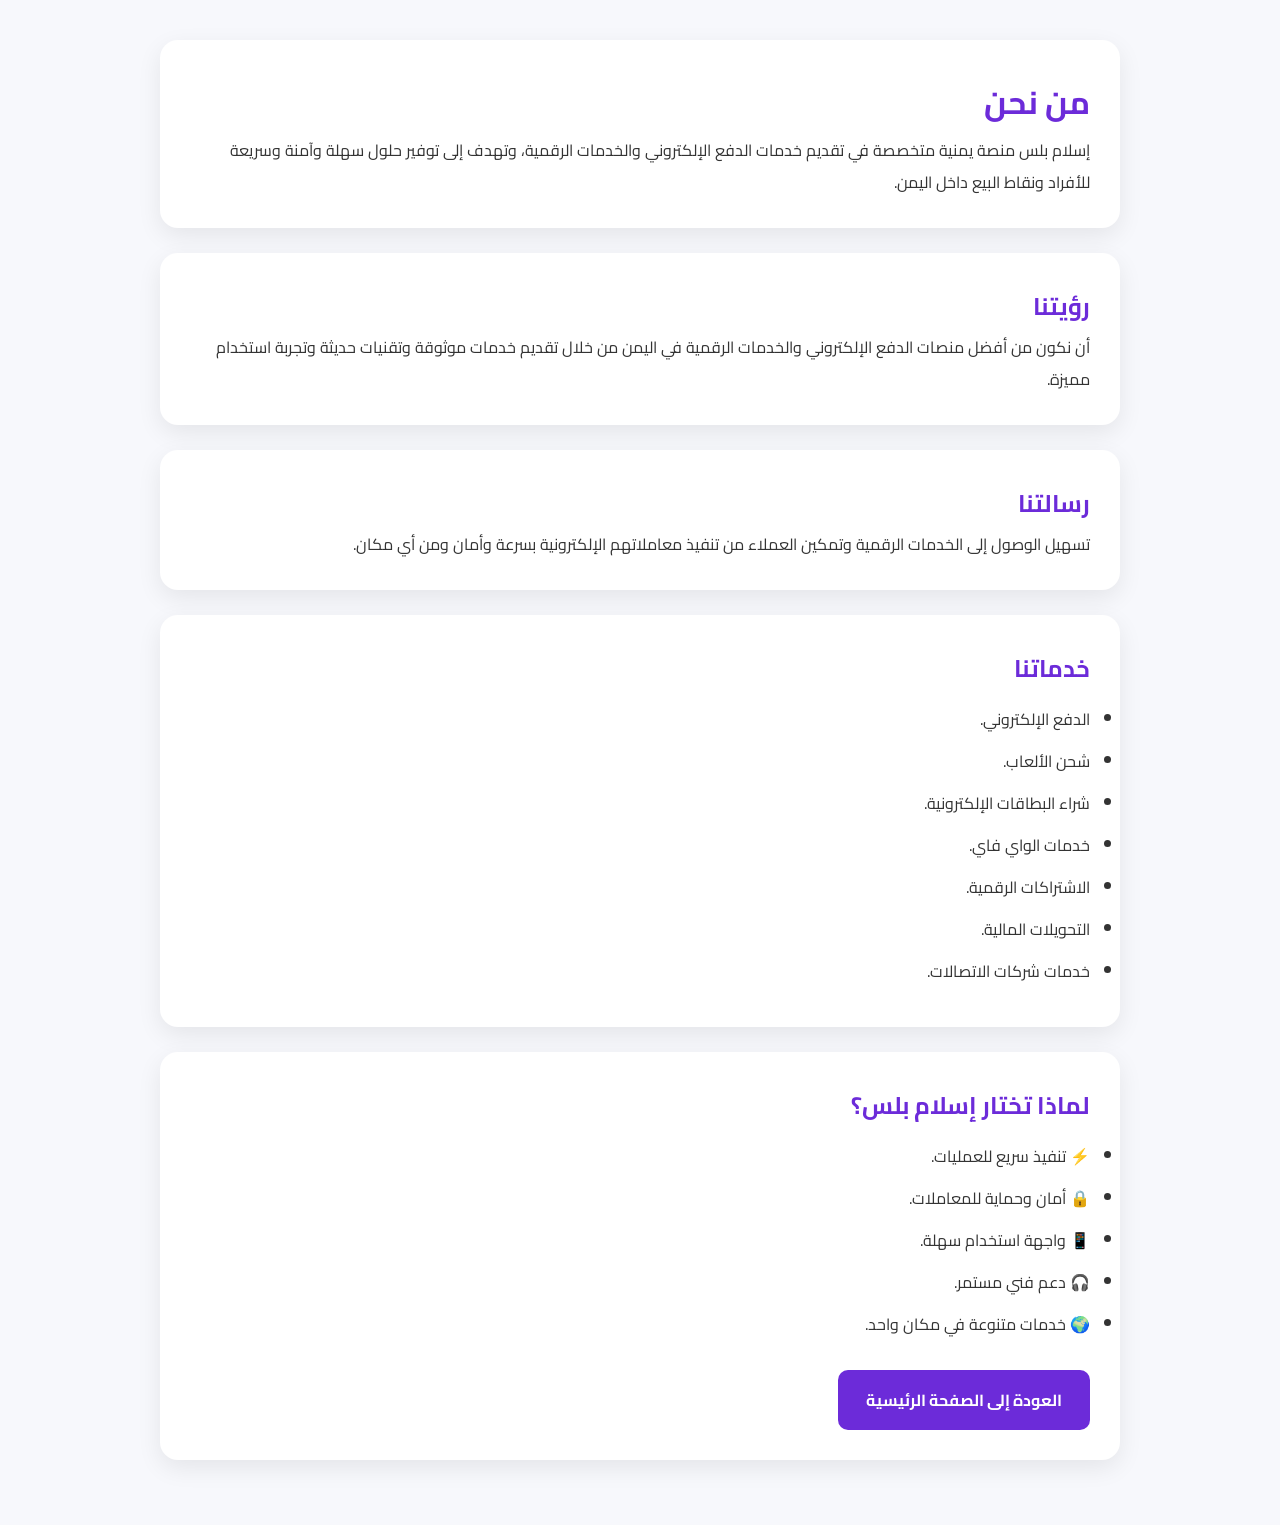
<file: about.html>
<!DOCTYPE html>
<html lang="ar" dir="rtl">

<head>

<meta charset="UTF-8">
<meta name="viewport" content="width=device-width, initial-scale=1.0">

<title>من نحن | إسلام بلس للدفع الإلكتروني</title>

<meta name="description" content="تعرف على إسلام بلس، منصة يمنية متخصصة في خدمات الدفع الإلكتروني، شحن الألعاب، البطاقات الإلكترونية، خدمات الإنترنت والاشتراكات الرقمية.">

<meta name="keywords" content="من نحن, إسلام بلس, الدفع الإلكتروني, اليمن">

<meta name="robots" content="index,follow">

<link rel="canonical" href="https://eslamnetplus.github.io/eslamplus-landing/about.html">

<link rel="stylesheet" href="style.css">

<link href="https://fonts.googleapis.com/css2?family=Cairo:wght@300;400;600;700;800&display=swap" rel="stylesheet">

<style>

body{
font-family:Cairo,sans-serif;
background:#f7f8fc;
margin:0;
color:#333;
line-height:2;
}

.container{
max-width:1000px;
margin:auto;
padding:40px 20px;
}

h1,h2{
color:#6C2BD9;
}

.card{
background:#fff;
padding:30px;
border-radius:18px;
box-shadow:0 8px 25px rgba(0,0,0,.08);
margin-bottom:25px;
}

.btn{
display:inline-block;
padding:14px 28px;
background:#6C2BD9;
color:#fff;
text-decoration:none;
border-radius:10px;
margin-top:20px;
}

ul li{
margin:10px 0;
}

</style>

</head>

<body>

<div class="container">

<div class="card">

<h1>من نحن</h1>

<p>

إسلام بلس منصة يمنية متخصصة في تقديم خدمات الدفع الإلكتروني والخدمات الرقمية، وتهدف إلى توفير حلول سهلة وآمنة وسريعة للأفراد ونقاط البيع داخل اليمن.

</p>

</div>

<div class="card">

<h2>رؤيتنا</h2>

<p>

أن نكون من أفضل منصات الدفع الإلكتروني والخدمات الرقمية في اليمن من خلال تقديم خدمات موثوقة وتقنيات حديثة وتجربة استخدام مميزة.

</p>

</div>

<div class="card">

<h2>رسالتنا</h2>

<p>

تسهيل الوصول إلى الخدمات الرقمية وتمكين العملاء من تنفيذ معاملاتهم الإلكترونية بسرعة وأمان ومن أي مكان.

</p>

</div>

<div class="card">

<h2>خدماتنا</h2>

<ul>

<li>الدفع الإلكتروني.</li>

<li>شحن الألعاب.</li>

<li>شراء البطاقات الإلكترونية.</li>

<li>خدمات الواي فاي.</li>

<li>الاشتراكات الرقمية.</li>

<li>التحويلات المالية.</li>

<li>خدمات شركات الاتصالات.</li>

</ul>

</div>

<div class="card">

<h2>لماذا تختار إسلام بلس؟</h2>

<ul>

<li>⚡ تنفيذ سريع للعمليات.</li>

<li>🔒 أمان وحماية للمعاملات.</li>

<li>📱 واجهة استخدام سهلة.</li>

<li>🎧 دعم فني مستمر.</li>

<li>🌍 خدمات متنوعة في مكان واحد.</li>

</ul>

<a class="btn" href="index.html">

العودة إلى الصفحة الرئيسية

</a>

</div>

</div>

</body>

</html>
</file>
<file: style.css>
/* ===================================
   Islam Plus v3
=================================== */

:root{

--primary:#6C2BD9;
--primary-dark:#5521AB;
--secondary:#8E5CF7;
--success:#22C55E;
--dark:#1F2937;
--gray:#6B7280;
--light:#F8F9FC;
--white:#FFFFFF;

}

*{

margin:0;
padding:0;
box-sizing:border-box;

}

html{

scroll-behavior:smooth;

}

body{

font-family:"Cairo",sans-serif;
background:var(--light);
color:var(--dark);
line-height:1.8;
overflow-x:hidden;

}

img{

max-width:100%;
display:block;

}

a{

text-decoration:none;
transition:.3s;

}

section{

padding:90px 0;

}

.container{

max-width:1200px;

}

/* =====================
   Navbar
===================== */

.navbar{

background:#fff;
padding:14px 0;
transition:.3s;

}

.navbar-brand h5{

margin:0;
font-weight:800;

}

.navbar-brand small{

font-size:.75rem;

}

.nav-link{

font-weight:700;
margin:0 12px;
color:#444!important;

}

.nav-link:hover{

color:var(--primary)!important;

}

/* =====================
   Buttons
===================== */

.btn{

border-radius:50px;
padding:12px 28px;
font-weight:700;
transition:.35s;

}

.btn-primary{

background:linear-gradient(135deg,var(--primary),var(--secondary));
border:none;

}

.btn-primary:hover{

transform:translateY(-3px);

box-shadow:0 15px 30px rgba(108,43,217,.25);

}

.btn-outline-primary{

border:2px solid var(--primary);
color:var(--primary);

}

.btn-outline-primary:hover{

background:var(--primary);
color:#fff;

}

/* =====================
   Hero
===================== */

.hero-section{

background:linear-gradient(
135deg,
#faf7ff 0%,
#ffffff 60%,
#f4eeff 100%
);

text-align:center;
position:relative;
overflow:hidden;

}

.hero-section::before{

content:"";
position:absolute;

width:420px;
height:420px;

background:rgba(108,43,217,.08);

border-radius:50%;

top:-150px;
right:-150px;

filter:blur(20px);

}

.hero-section::after{

content:"";
position:absolute;

width:320px;
height:320px;

background:rgba(142,92,247,.10);

border-radius:50%;

bottom:-120px;
left:-120px;

filter:blur(20px);

}

.hero-section .container{

position:relative;
z-index:2;

}

.hero-badge{

display:inline-block;

background:#eee5ff;

color:var(--primary);

padding:10px 20px;

border-radius:50px;

font-weight:700;

}

.hero-title{

font-size:3.6rem;

font-weight:900;

margin:35px 0 25px;

line-height:1.2;

}

.hero-title span{

display:block;

color:var(--primary);

}

.hero-text{

max-width:760px;

margin:auto;

font-size:1.15rem;

color:var(--gray);

}

.hero-buttons{

margin-top:40px;

display:flex;

justify-content:center;

gap:18px;

flex-wrap:wrap;

}

.hero-stats{

display:flex;

justify-content:center;

gap:50px;

margin-top:70px;

flex-wrap:wrap;

}

.hero-stats h2{

font-size:2.5rem;

font-weight:900;

color:var(--primary);

margin-bottom:8px;

}

.hero-stats span{

color:var(--gray);

   }
/* ===================================
   Trust Section
=================================== */

.trust-section{

padding:70px 0;
background:#fff;

}

.trust-card{

background:#fff;

border-radius:22px;

padding:35px 25px;

text-align:center;

box-shadow:0 10px 30px rgba(0,0,0,.06);

transition:.35s;

height:100%;

}

.trust-card:hover{

transform:translateY(-10px);

box-shadow:0 20px 45px rgba(108,43,217,.15);

}

.trust-card i{

font-size:3rem;

color:var(--primary);

margin-bottom:20px;

}

.trust-card h5{

font-weight:800;

margin-bottom:10px;

}

.trust-card p{

color:var(--gray);

margin:0;

}

/* ===================================
   Section Title
=================================== */

.section-title{

margin-bottom:70px;

}

.section-title span{

display:inline-block;

background:#eee5ff;

color:var(--primary);

padding:10px 22px;

border-radius:50px;

font-weight:700;

margin-bottom:18px;

}

.section-title h2{

font-size:2.7rem;

font-weight:900;

margin-bottom:18px;

}

.section-title p{

max-width:650px;

margin:auto;

color:var(--gray);

}

/* ===================================
   Services
=================================== */

.services-section{

background:#f8f9fc;

}

.service-card{

background:#fff;

border-radius:24px;

padding:40px 30px;

text-align:center;

box-shadow:0 12px 35px rgba(0,0,0,.06);

transition:.35s;

height:100%;

border:1px solid transparent;

}

.service-card:hover{

transform:translateY(-12px);

border-color:#d9c6ff;

box-shadow:0 25px 50px rgba(108,43,217,.16);

}

.service-card i{

font-size:3.4rem;

color:var(--primary);

margin-bottom:20px;

}

.service-card h4{

font-weight:800;

margin-bottom:15px;

}

.service-card p{

color:var(--gray);

margin:0;

}

.service-featured{

background:linear-gradient(135deg,var(--primary),var(--secondary));

color:#fff;

}

.service-featured i,

.service-featured p,

.service-featured h4{

color:#fff;

}

/* ===================================
   Steps
=================================== */

.steps-section{

background:#fff;

}

.step-card{

background:#fff;

padding:35px;

border-radius:24px;

text-align:center;

box-shadow:0 10px 30px rgba(0,0,0,.06);

position:relative;

height:100%;

transition:.35s;

}

.step-card:hover{

transform:translateY(-10px);

}

.step-number{

width:70px;

height:70px;

border-radius:50%;

background:linear-gradient(135deg,var(--primary),var(--secondary));

color:#fff;

display:flex;

align-items:center;

justify-content:center;

font-size:28px;

font-weight:900;

margin:auto auto 25px;

}

.step-card h4{

font-weight:800;

margin-bottom:15px;

}

.step-card p{

color:var(--gray);

margin:0;

   }
/* ===================================
   Network Section
=================================== */

.network-section{

background:linear-gradient(135deg,#6C2BD9,#8E5CF7);

color:#fff;

padding:100px 0;

}

.network-section h2{

font-size:2.8rem;

font-weight:900;

margin-bottom:25px;

}

.network-section p{

font-size:1.1rem;

opacity:.95;

margin-bottom:35px;

}

.network-features{

display:grid;

grid-template-columns:1fr 1fr;

gap:18px;

margin-top:30px;

}

.network-features div{

display:flex;

align-items:center;

gap:10px;

font-weight:700;

}

.network-features i{

color:#8CFFB5;

font-size:22px;

}

.network-box{

display:flex;

flex-direction:column;

align-items:center;

justify-content:center;

gap:20px;

}

.network-card{

background:rgba(255,255,255,.12);

backdrop-filter:blur(15px);

padding:35px;

border-radius:24px;

width:260px;

text-align:center;

transition:.35s;

}

.network-card:hover{

transform:translateY(-8px);

}

.network-card.active{

background:#fff;

color:#6C2BD9;

}

.network-card i{

font-size:55px;

margin-bottom:18px;

}

.network-arrow{

font-size:40px;

font-weight:900;

opacity:.7;

}

/* ===================================
   Why Section
=================================== */

.why-section{

background:#fff;

}

.why-card{

background:#fff;

border-radius:22px;

padding:40px 30px;

text-align:center;

box-shadow:0 12px 35px rgba(0,0,0,.06);

transition:.35s;

height:100%;

}

.why-card:hover{

background:linear-gradient(135deg,#6C2BD9,#8E5CF7);

transform:translateY(-10px);

}

.why-card:hover h4,

.why-card:hover p,

.why-card:hover i{

color:#fff;

}

.why-card i{

font-size:50px;

color:#6C2BD9;

margin-bottom:20px;

}

.why-card h4{

font-weight:800;

margin-bottom:15px;

}

.why-card p{

color:#666;

margin:0;

}

/* ===================================
   Download
=================================== */

.download-section{

background:linear-gradient(135deg,#6C2BD9,#8E5CF7);

color:#fff;

text-align:center;

padding:110px 0;

}

.download-section h2{

font-size:3rem;

font-weight:900;

margin:25px 0;

}

.download-section p{

font-size:1.15rem;

opacity:.95;

margin-bottom:40px;

}

.download-section .btn{

background:#fff;

color:#6C2BD9;

border:none;

font-weight:800;

padding:16px 42px;

}

.download-section .btn:hover{

transform:translateY(-4px);

   }
/* ===================================
   FAQ
=================================== */

.faq-section{
background:#f8f9fc;
}

.accordion-item{
border:none;
border-radius:18px!important;
overflow:hidden;
margin-bottom:18px;
box-shadow:0 10px 25px rgba(0,0,0,.06);
}

.accordion-button{
font-weight:700;
padding:22px;
background:#fff;
}

.accordion-button:not(.collapsed){
background:#6C2BD9;
color:#fff;
}

.accordion-button:focus{
box-shadow:none;
}

.accordion-body{
padding:22px;
color:#666;
line-height:1.9;
}

/* ===================================
   Contact
=================================== */

.contact-section{
background:#fff;
}

.contact-card{
background:#fff;
padding:40px 30px;
border-radius:24px;
text-align:center;
box-shadow:0 12px 35px rgba(0,0,0,.06);
transition:.35s;
height:100%;
}

.contact-card:hover{
transform:translateY(-10px);
box-shadow:0 22px 45px rgba(108,43,217,.15);
}

.contact-card i{
font-size:55px;
color:var(--primary);
margin-bottom:20px;
}

.contact-card h4{
font-weight:800;
margin-bottom:15px;
}

.contact-card a{
color:var(--primary);
font-weight:700;
text-decoration:none;
}

/* ===================================
   Footer
=================================== */

.footer{
background:#17172A;
color:#fff;
padding:80px 0 30px;
}

.footer h3,
.footer h5{
font-weight:800;
margin-bottom:20px;
}

.footer p{
opacity:.85;
line-height:1.9;
}

.footer ul{
list-style:none;
padding:0;
margin:0;
}

.footer li{
margin-bottom:12px;
}

.footer a{
color:#ddd;
transition:.3s;
}

.footer a:hover{
color:#fff;
padding-right:6px;
}

.footer hr{
border-color:rgba(255,255,255,.12);
margin:35px 0;
}

/* ===================================
   WhatsApp Button
=================================== */

.whatsapp-btn{
position:fixed;
left:25px;
bottom:25px;
width:60px;
height:60px;
background:#25D366;
color:#fff;
border-radius:50%;
display:flex;
align-items:center;
justify-content:center;
font-size:30px;
text-decoration:none;
z-index:9999;
box-shadow:0 15px 30px rgba(0,0,0,.25);
transition:.35s;
}

.whatsapp-btn:hover{
transform:scale(1.1);
color:#fff;
}

/* ===================================
   Responsive
=================================== */

@media(max-width:992px){

.hero-title{
font-size:2.5rem;
}

.hero-stats{
gap:30px;
}

.section-title h2{
font-size:2.1rem;
}

.network-features{
grid-template-columns:1fr;
}

.network-box{
margin-top:50px;
}

}

@media(max-width:768px){

section{
padding:70px 0;
}

.hero-title{
font-size:2rem;
}

.hero-buttons{
flex-direction:column;
align-items:center;
}

.hero-buttons .btn{
width:100%;
max-width:320px;
}

.hero-stats{
gap:20px;
}

.hero-stats h2{
font-size:2rem;
}

.download-section h2{
font-size:2rem;
}

.network-section h2{
font-size:2rem;
}

}

@media(max-width:576px){

.hero-text{
font-size:1rem;
}

.section-title h2{
font-size:1.8rem;
}

.network-card{
width:100%;
}

.contact-card,
.service-card,
.trust-card,
.step-card,
.why-card{
padding:30px 22px;
}

}

/* ===================================
   Animations
=================================== */

.service-card,
.trust-card,
.step-card,
/* ================= Animation ================= */

.hidden{

opacity:0;

transform:translateY(40px);

transition:.7s ease;

}

.show{

opacity:1;

transform:translateY(0);

}
/*==============================
 HERO V4
==============================*/

.hero-v4{

padding:130px 0 90px;

background:
radial-gradient(circle at top,#efe7ff 0,#ffffff 60%);

text-align:center;

}

.hero-content{

max-width:950px;

margin:auto;

}

.hero-label{

display:inline-block;

padding:10px 22px;

background:#efe6ff;

color:#6C2BD9;

border-radius:40px;

font-weight:700;

margin-bottom:30px;

}

.hero-v4 h1{

font-size:4rem;

font-weight:900;

line-height:1.15;

margin-bottom:25px;

}

.hero-v4 h1 span{

display:block;

color:#6C2BD9;

}

.hero-v4 p{

max-width:760px;

margin:auto;

font-size:1.2rem;

color:#666;

line-height:2;

}

.hero-buttons{

margin:45px 0;

display:flex;

justify-content:center;

gap:20px;

flex-wrap:wrap;

}

.hero-services{

display:grid;

grid-template-columns:repeat(3,1fr);

gap:20px;

margin-top:40px;

}

.hero-item{

background:#fff;

padding:22px;

border-radius:20px;

box-shadow:0 10px 30px rgba(0,0,0,.06);

font-weight:700;

transition:.35s;

}

.hero-item:hover{

transform:translateY(-8px);

box-shadow:0 20px 45px rgba(108,43,217,.18);

}

.hero-item i{

display:block;

font-size:34px;

margin-bottom:12px;

color:#6C2BD9;

}

.hero-counter{

display:flex;

justify-content:center;

gap:70px;

margin-top:70px;

}

.hero-counter h2{

font-size:2.7rem;

font-weight:900;

color:#6C2BD9;

}

.hero-counter span{

color:#666;

}

@media(max-width:768px){

.hero-v4 h1{

font-size:2.4rem;

}

.hero-services{

grid-template-columns:repeat(2,1fr);

}

.hero-counter{

gap:25px;

}

}

@media(max-width:576px){

.hero-services{

grid-template-columns:1fr;

}

.hero-buttons .btn{

width:100%;

}

}
/*=========================
Platform
=========================*/

.platform-section{

padding:120px 0;

background:white;

}

.platform-grid{

display:grid;

grid-template-columns:repeat(3,1fr);

gap:24px;

}

.platform-card{

background:white;

padding:35px;

border-radius:24px;

box-shadow:0 15px 40px rgba(0,0,0,.06);

transition:.35s;

}

.platform-card:hover{

transform:translateY(-10px);

}

.platform-card.large{

grid-column:span 2;

}

.platform-card.purple{

background:linear-gradient(135deg,#6C2BD9,#8E5CF7);

color:white;

}

.platform-card.purple p,

.platform-card.purple h3,

.platform-card.purple i{

color:white;

}

.platform-card .icon{

width:70px;

height:70px;

border-radius:18px;

background:#F3ECFF;

display:flex;

align-items:center;

justify-content:center;

margin-bottom:25px;

}

.platform-card i{

font-size:34px;

color:#6C2BD9;

}

.platform-card h3{

font-weight:800;

margin-bottom:15px;

}

.platform-card p{

color:#666;

margin:0;

line-height:1.8;

}

@media(max-width:992px){

.platform-grid{

grid-template-columns:1fr 1fr;

}

.platform-card.large{

grid-column:auto;

}

}

@media(max-width:576px){

.platform-grid{

grid-template-columns:1fr;

}

}
/*=========================
WHY V4
=========================*/

.why-v4{

padding:120px 0;

background:#F8F9FC;

}

.why-grid{

display:grid;

grid-template-columns:repeat(4,1fr);

gap:25px;

}

.why-box{

background:white;

padding:40px 30px;

border-radius:25px;

text-align:center;

box-shadow:0 15px 35px rgba(0,0,0,.06);

transition:.35s;

}

.why-box:hover{

transform:translateY(-10px);

background:linear-gradient(135deg,#6C2BD9,#8E5CF7);

color:white;

}

.why-box:hover p,

.why-box:hover i{

color:white;

}

.why-box i{

font-size:46px;

color:#6C2BD9;

margin-bottom:20px;

}

.why-box h3{

font-weight:800;

margin-bottom:15px;

}

.why-box p{

color:#666;

line-height:1.8;

margin:0;

}

@media(max-width:992px){

.why-grid{

grid-template-columns:repeat(2,1fr);

}

}

@media(max-width:576px){

.why-grid{

grid-template-columns:1fr;

}

   }
/*=========================
Statistics
=========================*/

.stats-v4{

padding:120px 0;

background:linear-gradient(135deg,#6C2BD9,#8E5CF7);

color:white;

}

.stats-v4 .section-title span{

background:rgba(255,255,255,.18);

color:white;

}

.stats-v4 .section-title h2,

.stats-v4 .section-title p{

color:white;

}

.stats-grid{

display:grid;

grid-template-columns:repeat(4,1fr);

gap:25px;

margin-top:60px;

}

.stat-box{

background:rgba(255,255,255,.12);

backdrop-filter:blur(15px);

padding:45px;

border-radius:24px;

text-align:center;

transition:.35s;

}

.stat-box:hover{

transform:translateY(-8px);

background:rgba(255,255,255,.18);

}

.stat-box h2{

font-size:3rem;

font-weight:900;

margin-bottom:12px;

}

.stat-box span{

font-size:1.05rem;

opacity:.95;

}

@media(max-width:992px){

.stats-grid{

grid-template-columns:repeat(2,1fr);

}

}

@media(max-width:576px){

.stats-grid{

grid-template-columns:1fr;

}

}
</file>
